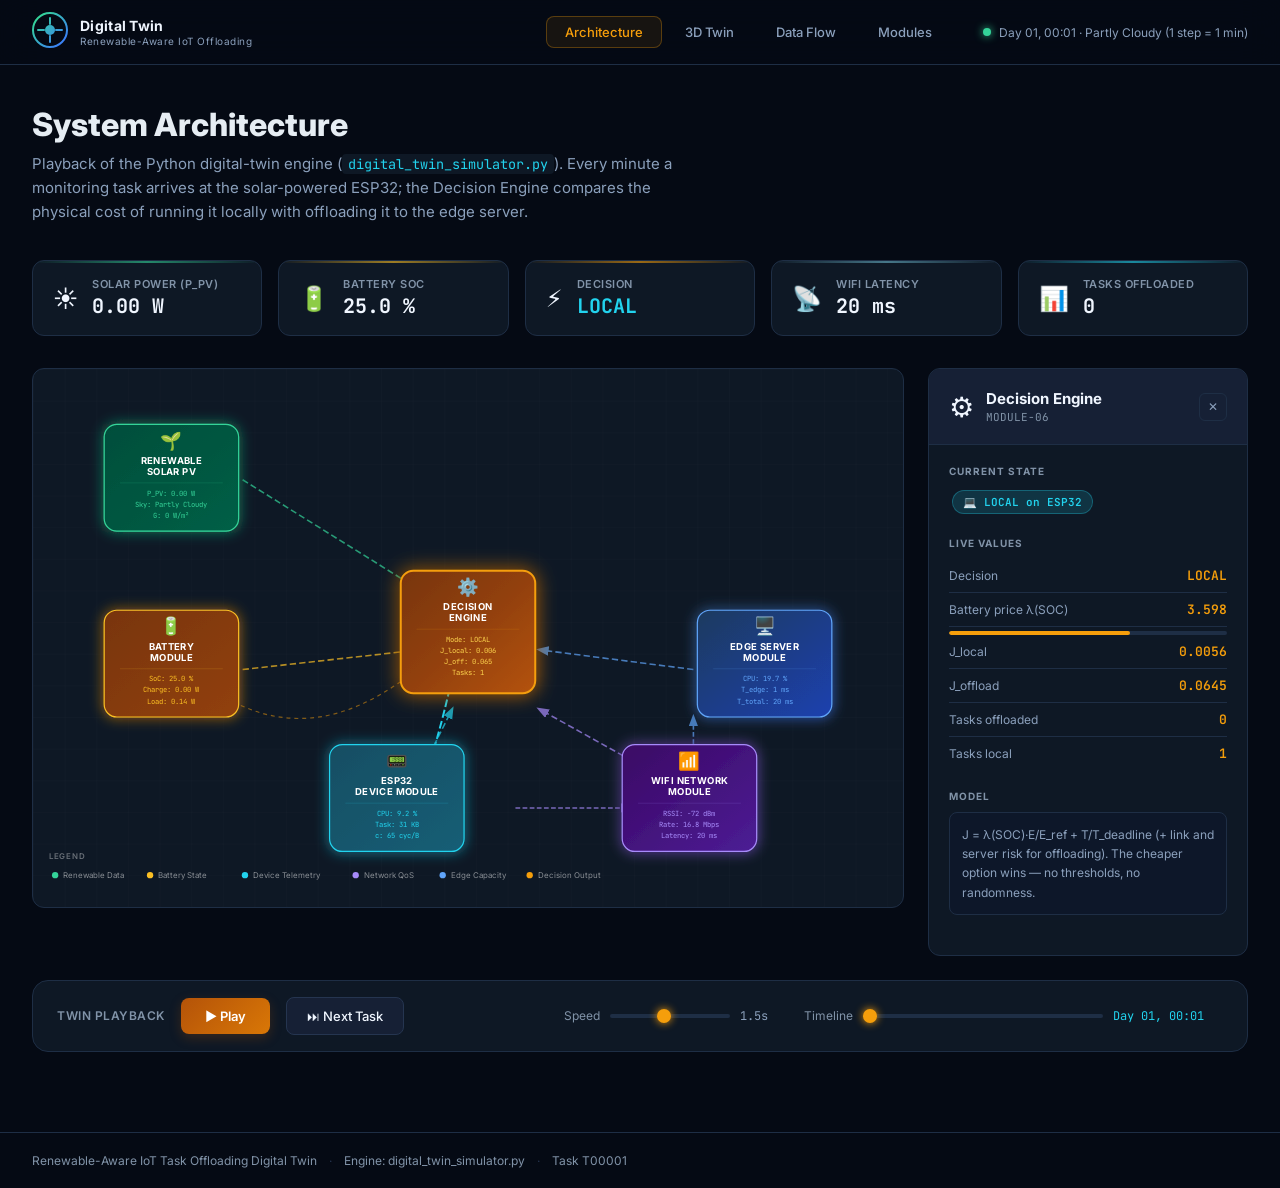
<file: index.html>
<!DOCTYPE html>
<html lang="en">
<head>
  <meta charset="UTF-8" />
  <meta name="viewport" content="width=device-width, initial-scale=1.0" />
  <title>Renewable-Aware IoT Task Offloading Digital Twin</title>
  <meta name="description" content="Interactive system architecture for a Renewable-Aware IoT Task Offloading Digital Twin — visualizing data flow between Renewable, Battery, ESP32, WiFi, Edge Server, and Decision Engine modules." />
  <link rel="preconnect" href="https://fonts.googleapis.com" />
  <link href="https://fonts.googleapis.com/css2?family=Inter:wght@300;400;500;600;700;800&family=JetBrains+Mono:wght@400;600&display=swap" rel="stylesheet" />
  <link rel="stylesheet" href="style.css" />
</head>
<body>
  <!-- ===== HEADER ===== -->
  <header class="site-header">
    <div class="header-inner">
      <div class="logo-group">
        <div class="logo-icon">
          <svg viewBox="0 0 36 36" fill="none" xmlns="http://www.w3.org/2000/svg">
            <circle cx="18" cy="18" r="17" stroke="url(#lg1)" stroke-width="2"/>
            <path d="M18 6v6M18 24v6M6 18h6M24 18h6" stroke="url(#lg1)" stroke-width="2" stroke-linecap="round"/>
            <circle cx="18" cy="18" r="5" fill="url(#lg1)"/>
            <defs>
              <linearGradient id="lg1" x1="6" y1="6" x2="30" y2="30" gradientUnits="userSpaceOnUse">
                <stop stop-color="#34d399"/>
                <stop offset="1" stop-color="#3b82f6"/>
              </linearGradient>
            </defs>
          </svg>
        </div>
        <div class="logo-text">
          <span class="logo-title">Digital Twin</span>
          <span class="logo-sub">Renewable-Aware IoT Offloading</span>
        </div>
      </div>
      <nav class="header-nav">
        <button class="nav-btn active" data-view="architecture" onclick="switchView('architecture')">Architecture</button>
        <button class="nav-btn" data-view="twin3d" onclick="switchView('twin3d')">3D Twin</button>
        <button class="nav-btn" data-view="dataflow" onclick="switchView('dataflow')">Data Flow</button>
        <button class="nav-btn" data-view="modules" onclick="switchView('modules')">Modules</button>
      </nav>
      <div class="header-status">
        <span class="status-dot"></span>
        <span class="status-text" id="sim-clock">Sim Time: 00:00 (Step = 1 min)</span>
      </div>
    </div>
  </header>

  <!-- ===== MAIN ===== -->
  <main>
    <!-- ──── VIEW: ARCHITECTURE ──── -->
    <section id="view-architecture" class="view active">
      <div class="section-hero">
        <h1 class="hero-title">System Architecture</h1>
        <p class="hero-sub">Playback of the Python digital-twin engine (<code>digital_twin_simulator.py</code>). Every minute a monitoring task arrives at the solar-powered ESP32; the Decision Engine compares the physical cost of running it locally with offloading it to the edge server.</p>
      </div>

      <!-- KPI Bar -->
      <div class="kpi-bar">
        <div class="kpi-card" id="kpi-solar">
          <div class="kpi-icon">☀️</div>
          <div class="kpi-body">
            <div class="kpi-label">Solar Power (P_PV)</div>
            <div class="kpi-value" id="kv-solar">0 W</div>
          </div>
          <div class="kpi-ring" id="kr-solar"></div>
        </div>
        <div class="kpi-card" id="kpi-battery">
          <div class="kpi-icon">🔋</div>
          <div class="kpi-body">
            <div class="kpi-label">Battery SoC</div>
            <div class="kpi-value" id="kv-battery">0%</div>
          </div>
          <div class="kpi-ring" id="kr-battery"></div>
        </div>
        <div class="kpi-card" id="kpi-decision">
          <div class="kpi-icon">⚡</div>
          <div class="kpi-body">
            <div class="kpi-label">Decision</div>
            <div class="kpi-value" id="kv-decision">—</div>
          </div>
        </div>
        <div class="kpi-card" id="kpi-latency">
          <div class="kpi-icon">📡</div>
          <div class="kpi-body">
            <div class="kpi-label">WiFi Latency</div>
            <div class="kpi-value" id="kv-latency">0 ms</div>
          </div>
        </div>
        <div class="kpi-card" id="kpi-tasks">
          <div class="kpi-icon">📊</div>
          <div class="kpi-body">
            <div class="kpi-label">Tasks Offloaded</div>
            <div class="kpi-value" id="kv-tasks">0</div>
          </div>
        </div>
      </div>

      <!-- Architecture Canvas -->
      <div class="arch-canvas-wrapper">
        <svg id="arch-svg" class="arch-svg" viewBox="0 0 1100 680" xmlns="http://www.w3.org/2000/svg">
          <defs>
            <!-- Glow filters -->
            <filter id="glow-green" x="-30%" y="-30%" width="160%" height="160%">
              <feGaussianBlur stdDeviation="8" result="blur"/>
              <feMerge><feMergeNode in="blur"/><feMergeNode in="SourceGraphic"/></feMerge>
            </filter>
            <filter id="glow-amber" x="-30%" y="-30%" width="160%" height="160%">
              <feGaussianBlur stdDeviation="8" result="blur"/>
              <feMerge><feMergeNode in="blur"/><feMergeNode in="SourceGraphic"/></feMerge>
            </filter>
            <filter id="glow-cyan" x="-30%" y="-30%" width="160%" height="160%">
              <feGaussianBlur stdDeviation="8" result="blur"/>
              <feMerge><feMergeNode in="blur"/><feMergeNode in="SourceGraphic"/></feMerge>
            </filter>
            <filter id="glow-purple" x="-30%" y="-30%" width="160%" height="160%">
              <feGaussianBlur stdDeviation="8" result="blur"/>
              <feMerge><feMergeNode in="blur"/><feMergeNode in="SourceGraphic"/></feMerge>
            </filter>
            <filter id="glow-blue" x="-30%" y="-30%" width="160%" height="160%">
              <feGaussianBlur stdDeviation="8" result="blur"/>
              <feMerge><feMergeNode in="blur"/><feMergeNode in="SourceGraphic"/></feMerge>
            </filter>
            <filter id="glow-gold" x="-40%" y="-40%" width="180%" height="180%">
              <feGaussianBlur stdDeviation="12" result="blur"/>
              <feMerge><feMergeNode in="blur"/><feMergeNode in="SourceGraphic"/></feMerge>
            </filter>
            <!-- Gradients -->
            <linearGradient id="grad-green" x1="0%" y1="0%" x2="100%" y2="100%">
              <stop offset="0%" stop-color="#064e3b"/><stop offset="100%" stop-color="#065f46"/>
            </linearGradient>
            <linearGradient id="grad-amber" x1="0%" y1="0%" x2="100%" y2="100%">
              <stop offset="0%" stop-color="#78350f"/><stop offset="100%" stop-color="#92400e"/>
            </linearGradient>
            <linearGradient id="grad-cyan" x1="0%" y1="0%" x2="100%" y2="100%">
              <stop offset="0%" stop-color="#164e63"/><stop offset="100%" stop-color="#155e75"/>
            </linearGradient>
            <linearGradient id="grad-purple" x1="0%" y1="0%" x2="100%" y2="100%">
              <stop offset="0%" stop-color="#3b0764"/><stop offset="100%" stop-color="#4c1d95"/>
            </linearGradient>
            <linearGradient id="grad-blue" x1="0%" y1="0%" x2="100%" y2="100%">
              <stop offset="0%" stop-color="#1e3a5f"/><stop offset="100%" stop-color="#1e40af"/>
            </linearGradient>
            <linearGradient id="grad-gold" x1="0%" y1="0%" x2="100%" y2="100%">
              <stop offset="0%" stop-color="#78350f"/><stop offset="50%" stop-color="#92400e"/><stop offset="100%" stop-color="#b45309"/>
            </linearGradient>
            <!-- Arrow markers -->
            <marker id="arrow-green" markerWidth="8" markerHeight="8" refX="6" refY="3" orient="auto">
              <path d="M0,0 L0,6 L8,3 z" fill="#34d399"/>
            </marker>
            <marker id="arrow-amber" markerWidth="8" markerHeight="8" refX="6" refY="3" orient="auto">
              <path d="M0,0 L0,6 L8,3 z" fill="#fbbf24"/>
            </marker>
            <marker id="arrow-cyan" markerWidth="8" markerHeight="8" refX="6" refY="3" orient="auto">
              <path d="M0,0 L0,6 L8,3 z" fill="#22d3ee"/>
            </marker>
            <marker id="arrow-purple" markerWidth="8" markerHeight="8" refX="6" refY="3" orient="auto">
              <path d="M0,0 L0,6 L8,3 z" fill="#a78bfa"/>
            </marker>
            <marker id="arrow-blue" markerWidth="8" markerHeight="8" refX="6" refY="3" orient="auto">
              <path d="M0,0 L0,6 L8,3 z" fill="#60a5fa"/>
            </marker>
            <marker id="arrow-gold" markerWidth="8" markerHeight="8" refX="6" refY="3" orient="auto">
              <path d="M0,0 L0,6 L8,3 z" fill="#fbbf24"/>
            </marker>
            <!-- Animated dashes -->
            <linearGradient id="flow-green" x1="0%" y1="0%" x2="100%" y2="0%">
              <stop offset="0%" stop-color="#34d399" stop-opacity="0"/>
              <stop offset="50%" stop-color="#34d399" stop-opacity="1"/>
              <stop offset="100%" stop-color="#34d399" stop-opacity="0"/>
            </linearGradient>
          </defs>

          <!-- Background grid -->
          <pattern id="grid" width="40" height="40" patternUnits="userSpaceOnUse">
            <path d="M 40 0 L 0 0 0 40" fill="none" stroke="#ffffff08" stroke-width="1"/>
          </pattern>
          <rect width="1100" height="680" fill="url(#grid)"/>

          <!-- ===== FLOW LINES ===== -->
          <!-- Renewable → Decision -->
          <line class="flow-line" x1="265" y1="140" x2="490" y2="280" stroke="#34d399" stroke-width="2" stroke-dasharray="8 4" marker-end="url(#arrow-green)" opacity="0.7"/>
          <!-- Battery → Decision -->
          <line class="flow-line" x1="265" y1="380" x2="490" y2="355" stroke="#fbbf24" stroke-width="2" stroke-dasharray="8 4" marker-end="url(#arrow-amber)" opacity="0.7"/>
          <!-- ESP32 → Decision -->
          <line class="flow-line" x1="480" y1="530" x2="530" y2="430" stroke="#22d3ee" stroke-width="2" stroke-dasharray="8 4" marker-end="url(#arrow-cyan)" opacity="0.7"/>
          <!-- WiFi → Decision -->
          <line class="flow-line" x1="820" y1="530" x2="640" y2="430" stroke="#a78bfa" stroke-width="2" stroke-dasharray="8 4" marker-end="url(#arrow-purple)" opacity="0.7"/>
          <!-- Edge → Decision -->
          <line class="flow-line" x1="835" y1="380" x2="640" y2="355" stroke="#60a5fa" stroke-width="2" stroke-dasharray="8 4" marker-end="url(#arrow-blue)" opacity="0.7"/>
          <!-- Decision → Battery (feedback: the chosen option's energy is drawn from the battery) -->
          <path class="flow-line" d="M 465 395 Q 360 470 262 425" fill="none" stroke="#f59e0b" stroke-width="1.5" stroke-dasharray="5 5" opacity="0.5"/>
          <!-- Decision → ESP32 (execute local) -->
          <path id="path-local" class="flow-line-decision" d="M 530 390 Q 510 480 490 530" fill="none" stroke="#22d3ee" stroke-width="2.5" stroke-dasharray="10 4" marker-end="url(#arrow-cyan)" opacity="0"/>
          <!-- Decision → Edge (offload) -->
          <path id="path-offload" class="flow-line-decision" d="M 640 390 Q 720 480 820 530" fill="none" stroke="#60a5fa" stroke-width="2.5" stroke-dasharray="10 4" marker-end="url(#arrow-blue)" opacity="0"/>
          <!-- ESP32 ↔ WiFi -->
          <line class="flow-line" x1="610" y1="555" x2="755" y2="555" stroke="#a78bfa" stroke-width="2" stroke-dasharray="6 3" marker-end="url(#arrow-purple)" opacity="0.7"/>
          <!-- WiFi ↔ Edge -->
          <line class="flow-line" x1="835" y1="510" x2="835" y2="440" stroke="#60a5fa" stroke-width="2" stroke-dasharray="6 3" marker-end="url(#arrow-blue)" opacity="0.7"/>

          <!-- ===== MODULE NODES ===== -->

          <!-- 1. Renewable Availability Module (top-left) -->
          <g id="node-renewable" class="arch-node" onclick="selectModule('renewable')" transform="translate(90,70)">
            <rect x="0" y="0" width="170" height="135" rx="16" fill="url(#grad-green)" stroke="#34d399" stroke-width="1.5" filter="url(#glow-green)"/>
            <rect x="0" y="0" width="170" height="135" rx="16" fill="none" stroke="#34d39940" stroke-width="1"/>
            <text x="85" y="28" text-anchor="middle" font-family="Inter" font-size="22" fill="#34d399">🌱</text>
            <text x="85" y="50" text-anchor="middle" font-family="Inter" font-weight="700" font-size="12" fill="#ffffff" letter-spacing="0.5">RENEWABLE</text>
            <text x="85" y="64" text-anchor="middle" font-family="Inter" font-weight="700" font-size="12" fill="#ffffff" letter-spacing="0.5">SOLAR PV</text>
            <line x1="20" y1="74" x2="150" y2="74" stroke="#34d39930" stroke-width="1"/>
            <text x="85" y="90" text-anchor="middle" font-family="JetBrains Mono" font-size="9" fill="#34d399">P_PV: <tspan id="svg-solar">-- W</tspan></text>
            <text x="85" y="104" text-anchor="middle" font-family="JetBrains Mono" font-size="9" fill="#34d399">Sky: <tspan id="svg-wind">--</tspan></text>
            <text x="85" y="118" text-anchor="middle" font-family="JetBrains Mono" font-size="9" fill="#34d399">G: <tspan id="svg-irrad">-- W/m²</tspan></text>
            <rect class="node-pulse" x="0" y="0" width="170" height="135" rx="16" fill="none" stroke="#34d399" stroke-width="2" opacity="0"/>
          </g>

          <!-- 2. Battery Module (bottom-left) -->
          <g id="node-battery" class="arch-node" onclick="selectModule('battery')" transform="translate(90,305)">
            <rect x="0" y="0" width="170" height="135" rx="16" fill="url(#grad-amber)" stroke="#fbbf24" stroke-width="1.5" filter="url(#glow-amber)"/>
            <text x="85" y="28" text-anchor="middle" font-family="Inter" font-size="22" fill="#fbbf24">🔋</text>
            <text x="85" y="50" text-anchor="middle" font-family="Inter" font-weight="700" font-size="12" fill="#ffffff" letter-spacing="0.5">BATTERY</text>
            <text x="85" y="64" text-anchor="middle" font-family="Inter" font-weight="700" font-size="12" fill="#ffffff" letter-spacing="0.5">MODULE</text>
            <line x1="20" y1="74" x2="150" y2="74" stroke="#fbbf2430" stroke-width="1"/>
            <text x="85" y="90" text-anchor="middle" font-family="JetBrains Mono" font-size="9" fill="#fbbf24">SoC: <tspan id="svg-soc">--%</tspan></text>
            <text x="85" y="104" text-anchor="middle" font-family="JetBrains Mono" font-size="9" fill="#fbbf24">Charge: <tspan id="svg-volt">-- W</tspan></text>
            <text x="85" y="118" text-anchor="middle" font-family="JetBrains Mono" font-size="9" fill="#fbbf24">Load: <tspan id="svg-curr">-- W</tspan></text>
            <rect class="node-pulse" x="0" y="0" width="170" height="135" rx="16" fill="none" stroke="#fbbf24" stroke-width="2" opacity="0"/>
          </g>

          <!-- 3. ESP32 Module (bottom-center-left) -->
          <g id="node-esp32" class="arch-node" onclick="selectModule('esp32')" transform="translate(375,475)">
            <rect x="0" y="0" width="170" height="135" rx="16" fill="url(#grad-cyan)" stroke="#22d3ee" stroke-width="1.5" filter="url(#glow-cyan)"/>
            <text x="85" y="28" text-anchor="middle" font-family="Inter" font-size="22" fill="#22d3ee">📟</text>
            <text x="85" y="50" text-anchor="middle" font-family="Inter" font-weight="700" font-size="12" fill="#ffffff" letter-spacing="0.5">ESP32</text>
            <text x="85" y="64" text-anchor="middle" font-family="Inter" font-weight="700" font-size="12" fill="#ffffff" letter-spacing="0.5">DEVICE MODULE</text>
            <line x1="20" y1="74" x2="150" y2="74" stroke="#22d3ee30" stroke-width="1"/>
            <text x="85" y="90" text-anchor="middle" font-family="JetBrains Mono" font-size="9" fill="#22d3ee">CPU: <tspan id="svg-cpu">--%</tspan></text>
            <text x="85" y="104" text-anchor="middle" font-family="JetBrains Mono" font-size="9" fill="#22d3ee">Task: <tspan id="svg-mem">-- KB</tspan></text>
            <text x="85" y="118" text-anchor="middle" font-family="JetBrains Mono" font-size="9" fill="#22d3ee">c: <tspan id="svg-esp-pwr">-- cyc/B</tspan></text>
            <rect class="node-pulse" x="0" y="0" width="170" height="135" rx="16" fill="none" stroke="#22d3ee" stroke-width="2" opacity="0"/>
          </g>

          <!-- 4. WiFi Network Module (bottom-center-right) -->
          <g id="node-wifi" class="arch-node" onclick="selectModule('wifi')" transform="translate(745,475)">
            <rect x="0" y="0" width="170" height="135" rx="16" fill="url(#grad-purple)" stroke="#a78bfa" stroke-width="1.5" filter="url(#glow-purple)"/>
            <text x="85" y="28" text-anchor="middle" font-family="Inter" font-size="22" fill="#a78bfa">📶</text>
            <text x="85" y="50" text-anchor="middle" font-family="Inter" font-weight="700" font-size="12" fill="#ffffff" letter-spacing="0.5">WIFI NETWORK</text>
            <text x="85" y="64" text-anchor="middle" font-family="Inter" font-weight="700" font-size="12" fill="#ffffff" letter-spacing="0.5">MODULE</text>
            <line x1="20" y1="74" x2="150" y2="74" stroke="#a78bfa30" stroke-width="1"/>
            <text x="85" y="90" text-anchor="middle" font-family="JetBrains Mono" font-size="9" fill="#a78bfa">RSSI: <tspan id="svg-rssi">-- dBm</tspan></text>
            <text x="85" y="104" text-anchor="middle" font-family="JetBrains Mono" font-size="9" fill="#a78bfa">Rate: <tspan id="svg-bw">-- Mbps</tspan></text>
            <text x="85" y="118" text-anchor="middle" font-family="JetBrains Mono" font-size="9" fill="#a78bfa">Latency: <tspan id="svg-lat">-- ms</tspan></text>
            <rect class="node-pulse" x="0" y="0" width="170" height="135" rx="16" fill="none" stroke="#a78bfa" stroke-width="2" opacity="0"/>
          </g>

          <!-- 5. Edge Server Module (right) -->
          <g id="node-edge" class="arch-node" onclick="selectModule('edge')" transform="translate(840,305)">
            <rect x="0" y="0" width="170" height="135" rx="16" fill="url(#grad-blue)" stroke="#60a5fa" stroke-width="1.5" filter="url(#glow-blue)"/>
            <text x="85" y="28" text-anchor="middle" font-family="Inter" font-size="22" fill="#60a5fa">🖥️</text>
            <text x="85" y="50" text-anchor="middle" font-family="Inter" font-weight="700" font-size="12" fill="#ffffff" letter-spacing="0.5">EDGE SERVER</text>
            <text x="85" y="64" text-anchor="middle" font-family="Inter" font-weight="700" font-size="12" fill="#ffffff" letter-spacing="0.5">MODULE</text>
            <line x1="20" y1="74" x2="150" y2="74" stroke="#60a5fa30" stroke-width="1"/>
            <text x="85" y="90" text-anchor="middle" font-family="JetBrains Mono" font-size="9" fill="#60a5fa">CPU: <tspan id="svg-edge-cpu">--%</tspan></text>
            <text x="85" y="104" text-anchor="middle" font-family="JetBrains Mono" font-size="9" fill="#60a5fa">T_edge: <tspan id="svg-queue">-- ms</tspan></text>
            <text x="85" y="118" text-anchor="middle" font-family="JetBrains Mono" font-size="9" fill="#60a5fa">T_total: <tspan id="svg-edge-lat">-- ms</tspan></text>
            <rect class="node-pulse" x="0" y="0" width="170" height="135" rx="16" fill="none" stroke="#60a5fa" stroke-width="2" opacity="0"/>
          </g>

          <!-- 6. Decision Engine Module (center) -->
          <g id="node-decision" class="arch-node selected" onclick="selectModule('decision')" transform="translate(465,255)">
            <rect x="0" y="0" width="170" height="155" rx="16" fill="url(#grad-gold)" stroke="#f59e0b" stroke-width="2" filter="url(#glow-gold)"/>
            <text x="85" y="28" text-anchor="middle" font-family="Inter" font-size="22" fill="#fcd34d">⚙️</text>
            <text x="85" y="50" text-anchor="middle" font-family="Inter" font-weight="700" font-size="12" fill="#ffffff" letter-spacing="0.5">DECISION</text>
            <text x="85" y="64" text-anchor="middle" font-family="Inter" font-weight="700" font-size="12" fill="#ffffff" letter-spacing="0.5">ENGINE</text>
            <line x1="20" y1="74" x2="150" y2="74" stroke="#f59e0b30" stroke-width="1"/>
            <text x="85" y="90" text-anchor="middle" font-family="JetBrains Mono" font-size="9" fill="#fcd34d">Mode: <tspan id="svg-mode">--</tspan></text>
            <text x="85" y="104" text-anchor="middle" font-family="JetBrains Mono" font-size="9" fill="#fcd34d">J_local: <tspan id="svg-score">--</tspan></text>
            <text x="85" y="118" text-anchor="middle" font-family="JetBrains Mono" font-size="9" fill="#fcd34d">J_off: <tspan id="svg-thresh">--</tspan></text>
            <text x="85" y="132" text-anchor="middle" font-family="JetBrains Mono" font-size="9" fill="#fcd34d">Tasks: <tspan id="svg-tasks">0</tspan></text>
            <rect class="node-pulse" x="0" y="0" width="170" height="155" rx="16" fill="none" stroke="#f59e0b" stroke-width="2" opacity="0"/>
          </g>

          <!-- Legend -->
          <g transform="translate(20, 620)">
            <text font-family="Inter" font-size="10" fill="#ffffff60" font-weight="600" letter-spacing="1">LEGEND</text>
            <circle cx="8" cy="20" r="4" fill="#34d399"/><text x="18" y="24" font-family="Inter" font-size="10" fill="#ffffff80">Renewable Data</text>
            <circle cx="128" cy="20" r="4" fill="#fbbf24"/><text x="138" y="24" font-family="Inter" font-size="10" fill="#ffffff80">Battery State</text>
            <circle cx="248" cy="20" r="4" fill="#22d3ee"/><text x="258" y="24" font-family="Inter" font-size="10" fill="#ffffff80">Device Telemetry</text>
            <circle cx="388" cy="20" r="4" fill="#a78bfa"/><text x="398" y="24" font-family="Inter" font-size="10" fill="#ffffff80">Network QoS</text>
            <circle cx="498" cy="20" r="4" fill="#60a5fa"/><text x="508" y="24" font-family="Inter" font-size="10" fill="#ffffff80">Edge Capacity</text>
            <circle cx="608" cy="20" r="4" fill="#f59e0b"/><text x="618" y="24" font-family="Inter" font-size="10" fill="#ffffff80">Decision Output</text>
          </g>
        </svg>

        <!-- Module Detail Panel -->
        <aside id="module-panel" class="module-panel">
          <div class="panel-header">
            <div id="panel-icon" class="panel-icon">⚙️</div>
            <div>
              <div id="panel-name" class="panel-name">Decision Engine</div>
              <div id="panel-id" class="panel-id">MODULE-06</div>
            </div>
            <button class="panel-close" onclick="closePanel()">✕</button>
          </div>
          <div id="panel-body" class="panel-body"></div>
        </aside>
      </div>

      <!-- Playback Controls (data comes from the Python engine via web_data.js) -->
      <div class="sim-controls">
        <div class="sim-label">Twin Playback</div>
        <button id="btn-sim" class="btn-primary" onclick="toggleSimulation()">▶ Play</button>
        <button class="btn-secondary" onclick="triggerTask()">⏭ Next Task</button>
        <div class="sim-speed">
          <label for="speed-range">Speed</label>
          <input type="range" id="speed-range" min="300" max="3000" value="1500" step="100" oninput="updateSpeed(this.value)"/>
          <span id="speed-label">1.5s</span>
        </div>
        <div class="sim-speed">
          <label for="jump-range">Timeline</label>
          <input type="range" id="jump-range" min="0" max="0" value="0" step="1" oninput="jumpTo(this.value)"/>
          <span id="jump-label">Day 1</span>
        </div>
      </div>
      <div id="data-missing" class="data-missing" style="display:none">
        ⚠️ <b>web_data.js</b> not found. Run <code>python digital_twin_simulator.py</code> to generate the twin data, then reload this page.
      </div>
    </section>

    <!-- ──── VIEW: 3D TWIN ──── -->
    <section id="view-twin3d" class="view">
      <div class="section-hero">
        <h1 class="hero-title">3D Digital Twin</h1>
        <p class="hero-sub">Inspect the outdoor installation using the camera selector, drag, pan, and zoom. Follow Signal replays the currently recorded OFFLOAD task path. The presentation tour uses the current recorded task; completion outcomes are not exported. Step through the historical dataset with the controls below.</p>
      </div>
      <div id="twin3d-container" class="twin3d-container"></div>
      <div class="sim-controls">
        <button class="btn-primary" onclick="toggleSimulation()" id="btn-sim-3d">▶ Play</button>
        <button class="btn-secondary" onclick="triggerTask()">⏭ Next Task</button>
      </div>
    </section>

    <!-- ──── VIEW: DATA FLOW ──── -->
    <section id="view-dataflow" class="view">
      <div class="section-hero">
        <h1 class="hero-title">Data Flow Diagram</h1>
        <p class="hero-sub">Step-by-step data exchange for each task — the real values computed by the engine, from energy sensing to the final offloading decision.</p>
      </div>
      <div class="flow-diagram-container">
        <div class="flow-columns">
          <!-- Column headers -->
          <div class="flow-col">
            <div class="flow-col-header green">🌱 Renewable</div>
            <div class="flow-col-lane" id="lane-renewable"></div>
          </div>
          <div class="flow-col">
            <div class="flow-col-header amber">🔋 Battery</div>
            <div class="flow-col-lane" id="lane-battery"></div>
          </div>
          <div class="flow-col">
            <div class="flow-col-header cyan">📟 ESP32</div>
            <div class="flow-col-lane" id="lane-esp32"></div>
          </div>
          <div class="flow-col">
            <div class="flow-col-header gold">⚙️ Decision</div>
            <div class="flow-col-lane" id="lane-decision"></div>
          </div>
          <div class="flow-col">
            <div class="flow-col-header purple">📶 WiFi</div>
            <div class="flow-col-lane" id="lane-wifi"></div>
          </div>
          <div class="flow-col">
            <div class="flow-col-header blue">🖥️ Edge</div>
            <div class="flow-col-lane" id="lane-edge"></div>
          </div>
        </div>

        <div class="flow-steps-container">
          <div class="flow-step-list" id="flow-steps">
            <!-- Populated by JS -->
          </div>
        </div>
      </div>
    </section>

    <!-- ──── VIEW: MODULES ──── -->
    <section id="view-modules" class="view">
      <div class="section-hero">
        <h1 class="hero-title">Module Reference</h1>
        <p class="hero-sub">Detailed specification and role description for each module in the Digital Twin.</p>
      </div>
      <div class="modules-grid">
        <div class="mod-card" style="--accent: #facc15; --accent-dim: #713f12;">
          <div class="mod-card-header">
            <span class="mod-num">01</span>
            <span class="mod-icon">☀️</span>
            <h2 class="mod-title">Solar PV Module</h2>
          </div>
          <div class="mod-section">
            <div class="mod-section-title">What it models</div>
            <ul class="mod-list"><li>Clear-sky irradiance follows the sun: 0 at night, peak at solar noon</li><li>Cloud factor drifts smoothly (Ornstein–Uhlenbeck) around a daily weather mean</li><li>Daily weather (Sunny / Partly Cloudy / Overcast) follows a Markov chain</li></ul>
          </div>
          <div class="mod-section">
            <div class="mod-section-title">Equations</div>
            <div class="formula-box">G(t) = 1000·sin(π(h−6)/12) · k_cloud(t)  [W/m²]</div><div class="formula-box">P_PV = P_rated · G / G_STC · η_PV   (1 W, 1000 W/m², 0.85)</div>
          </div>
          <div class="mod-section">
            <div class="mod-section-title">Dataset columns</div>
            <div class="mod-tags"><span class="tag">Solar_Irradiance</span><span class="tag">Renewable_Power</span><span class="tag">Renewable_Availability</span><span class="tag">Weather</span></div>
          </div>
          <div class="mod-section">
            <div class="mod-section-title">Digital Twin Role</div>
            <p class="mod-desc">Mirrors a small 1 W IoT solar panel. Its power is time-dependent, never random per minute.</p>
          </div>
        </div>
        <div class="mod-card" style="--accent: #34d399; --accent-dim: #064e3b;">
          <div class="mod-card-header">
            <span class="mod-num">02</span>
            <span class="mod-icon">🔋</span>
            <h2 class="mod-title">Battery Module</h2>
          </div>
          <div class="mod-section">
            <div class="mod-section-title">What it models</div>
            <ul class="mod-list"><li>12 Wh Li-ion pack fed by the PV panel and drained by the ESP32</li><li>CC/CV charge taper above 90 % SOC, small self-discharge</li><li>Energy of the chosen action (local or offload) is drawn every minute</li></ul>
          </div>
          <div class="mod-section">
            <div class="mod-section-title">Equations</div>
            <div class="formula-box">P_net = P_PV − P_load</div><div class="formula-box">SOC += η_c·P_charge·Δt / E_bat − P_dis·Δt / (η_d·E_bat)</div>
          </div>
          <div class="mod-section">
            <div class="mod-section-title">Dataset columns</div>
            <div class="mod-tags"><span class="tag">Battery_SOC</span><span class="tag">dSOC_dt</span><span class="tag">Battery_Charge_Power</span><span class="tag">Battery_Discharge_Power</span><span class="tag">Load_Power</span></div>
          </div>
          <div class="mod-section">
            <div class="mod-section-title">Digital Twin Role</div>
            <p class="mod-desc">Closes the loop: decisions change the battery, and the battery SOC changes the price of energy in the next decision.</p>
          </div>
        </div>
        <div class="mod-card" style="--accent: #22d3ee; --accent-dim: #164e63;">
          <div class="mod-card-header">
            <span class="mod-num">03</span>
            <span class="mod-icon">📟</span>
            <h2 class="mod-title">ESP32 IoT Node</h2>
          </div>
          <div class="mod-section">
            <div class="mod-section-title">What it models</div>
            <ul class="mod-list"><li>One monitoring task per minute: aggregation, filtering, FFT features, anomaly detection or image preprocessing</li><li>Task_Size = data in the sensing window [KB]; Task_Complexity = CPU cycles per byte</li><li>240 MHz core with a background RTOS / WiFi-stack load</li></ul>
          </div>
          <div class="mod-section">
            <div class="mod-section-title">Equations</div>
            <div class="formula-box">C_required = D_task · c   [cycles]</div><div class="formula-box">CPU_Load = Background + C / (f_ESP32 · T_deadline) · 100</div><div class="formula-box">T_local = C / (f_ESP32 · (1 − Background))</div><div class="formula-box">E_local = (P_idle + α·CPU_Load) · T_local</div>
          </div>
          <div class="mod-section">
            <div class="mod-section-title">Dataset columns</div>
            <div class="mod-tags"><span class="tag">Task_Type</span><span class="tag">Task_Size</span><span class="tag">Task_Complexity</span><span class="tag">CPU_Cycles</span><span class="tag">CPU_Load</span><span class="tag">Local_Exec_Time</span><span class="tag">Local_Energy</span></div>
          </div>
          <div class="mod-section">
            <div class="mod-section-title">Digital Twin Role</div>
            <p class="mod-desc">Heavier tasks raise CPU load, execution time and local energy — the main reason to offload.</p>
          </div>
        </div>
        <div class="mod-card" style="--accent: #c084fc; --accent-dim: #3b0764;">
          <div class="mod-card-header">
            <span class="mod-num">04</span>
            <span class="mod-icon">📶</span>
            <h2 class="mod-title">WiFi / MQTT Network</h2>
          </div>
          <div class="mod-section">
            <div class="mod-section-title">What it models</div>
            <ul class="mod-list"><li>Node on moving equipment: distance to the access point drifts (3–40 m)</li><li>Log-distance path loss with correlated shadowing</li><li>802.11n rate adaptation (MCS0–7) and packet errors → retransmissions</li><li>Task sent as an MQTT PUBLISH over TCP/IP (header overhead included)</li></ul>
          </div>
          <div class="mod-section">
            <div class="mod-section-title">Equations</div>
            <div class="formula-box">RSSI = RSSI_0 − 10·n·log10(d/d0) + X_σ</div><div class="formula-box">R_eff = R_MCS · η_MAC · (1 − U_channel) / N_tx</div><div class="formula-box">T_tx = Data / R_eff ;  T_net = T_tx + T_result + T_gateway + T_queue</div><div class="formula-box">E_tx = P_tx · T_tx</div>
          </div>
          <div class="mod-section">
            <div class="mod-section-title">Dataset columns</div>
            <div class="mod-tags"><span class="tag">Distance</span><span class="tag">RSSI</span><span class="tag">WiFi_MCS</span><span class="tag">Data_Rate</span><span class="tag">PER</span><span class="tag">Transmission_Time</span><span class="tag">Network_Latency</span><span class="tag">Transmission_Energy</span></div>
          </div>
          <div class="mod-section">
            <div class="mod-section-title">Digital Twin Role</div>
            <p class="mod-desc">Weak signal → lower MCS and more retransmissions → longer airtime → higher latency and radio energy.</p>
          </div>
        </div>
        <div class="mod-card" style="--accent: #818cf8; --accent-dim: #1e1b4b;">
          <div class="mod-card-header">
            <span class="mod-num">05</span>
            <span class="mod-icon">🖥️</span>
            <h2 class="mod-title">Edge Server</h2>
          </div>
          <div class="mod-section">
            <div class="mod-section-title">What it models</div>
            <ul class="mod-list"><li>3 GHz vCPU shared with other users</li><li>Daily usage profile plus decaying traffic bursts</li><li>Processing time grows sharply as utilisation approaches 100 %</li></ul>
          </div>
          <div class="mod-section">
            <div class="mod-section-title">Equations</div>
            <div class="formula-box">T_edge = C / (f_edge · (1 − U_server))   (M/M/1 sojourn form)</div><div class="formula-box">T_offload = T_network + T_edge</div>
          </div>
          <div class="mod-section">
            <div class="mod-section-title">Dataset columns</div>
            <div class="mod-tags"><span class="tag">Server_CPU_Load</span><span class="tag">Edge_Processing_Time</span><span class="tag">Offload_Total_Time</span><span class="tag">Offload_Energy</span></div>
          </div>
          <div class="mod-section">
            <div class="mod-section-title">Digital Twin Role</div>
            <p class="mod-desc">A busy edge makes offloading slower and makes the ESP32 listen longer for the result, so local execution can win.</p>
          </div>
        </div>
        <div class="mod-card featured" style="--accent: #f59e0b; --accent-dim: #78350f;">
          <div class="mod-card-header">
            <span class="mod-num">06</span>
            <span class="mod-icon">⚙️</span>
            <h2 class="mod-title">Decision Engine</h2>
          </div>
          <div class="mod-section">
            <div class="mod-section-title">What it models</div>
            <ul class="mod-list"><li>Computes the physical cost of BOTH options for every task</li><li>Battery risk raises the price of energy as SOC falls (for both options)</li><li>No hand-written rules, no random noise: the cheaper option wins</li></ul>
          </div>
          <div class="mod-section">
            <div class="mod-section-title">Equations</div>
            <div class="formula-box">λ(SOC) = 1 + 4·(1 − SOC/100)^1.5</div><div class="formula-box">J_local = λ·E_local/E_ref + T_local/T_dl + 2·[T_local > T_dl]</div><div class="formula-box">J_off = λ·E_off/E_ref + T_off/T_dl + 0.3·PER + 0.3·U² + 2·[T_off > T_dl]</div><div class="formula-box">Decision = LOCAL if J_local < J_off else OFFLOAD</div>
          </div>
          <div class="mod-section">
            <div class="mod-section-title">Dataset columns</div>
            <div class="mod-tags"><span class="tag">Battery_Price</span><span class="tag">Local_Execution_Cost</span><span class="tag">Offload_Execution_Cost</span><span class="tag">Decision</span></div>
          </div>
          <div class="mod-section">
            <div class="mod-section-title">Digital Twin Role</div>
            <p class="mod-desc">Low SOC + good link → offloading saves energy. Low SOC + poor link → retransmissions make offloading cost more, so local wins.</p>
          </div>
        </div>
      </div>
    </section>
  </main>

  <!-- ===== FOOTER ===== -->
  <footer class="site-footer">
    <div class="footer-inner">
      <span>Renewable-Aware IoT Task Offloading Digital Twin</span>
      <span class="footer-dot">·</span>
      <span>Engine: digital_twin_simulator.py</span>
      <span class="footer-dot">·</span>
      <span id="footer-time"></span>
    </div>
  </footer>

  <!-- Simulation data produced by digital_twin_simulator.py -->
  <script src="web_data.js"></script>
  <!-- Shared 3D scene (same code as the Streamlit dashboard) -->
  <script src="twin3d/vendor/three.min.js"></script>
  <script src="twin3d/vendor/OrbitControls.js"></script>
  <script src="twin3d/vendor/GLTFLoader.js"></script>
  <script src="twin3d/assets/models.js"></script>
  <script src="twin3d/scene.js"></script>
  <script src="app.js"></script>
</body>
</html>
</file>
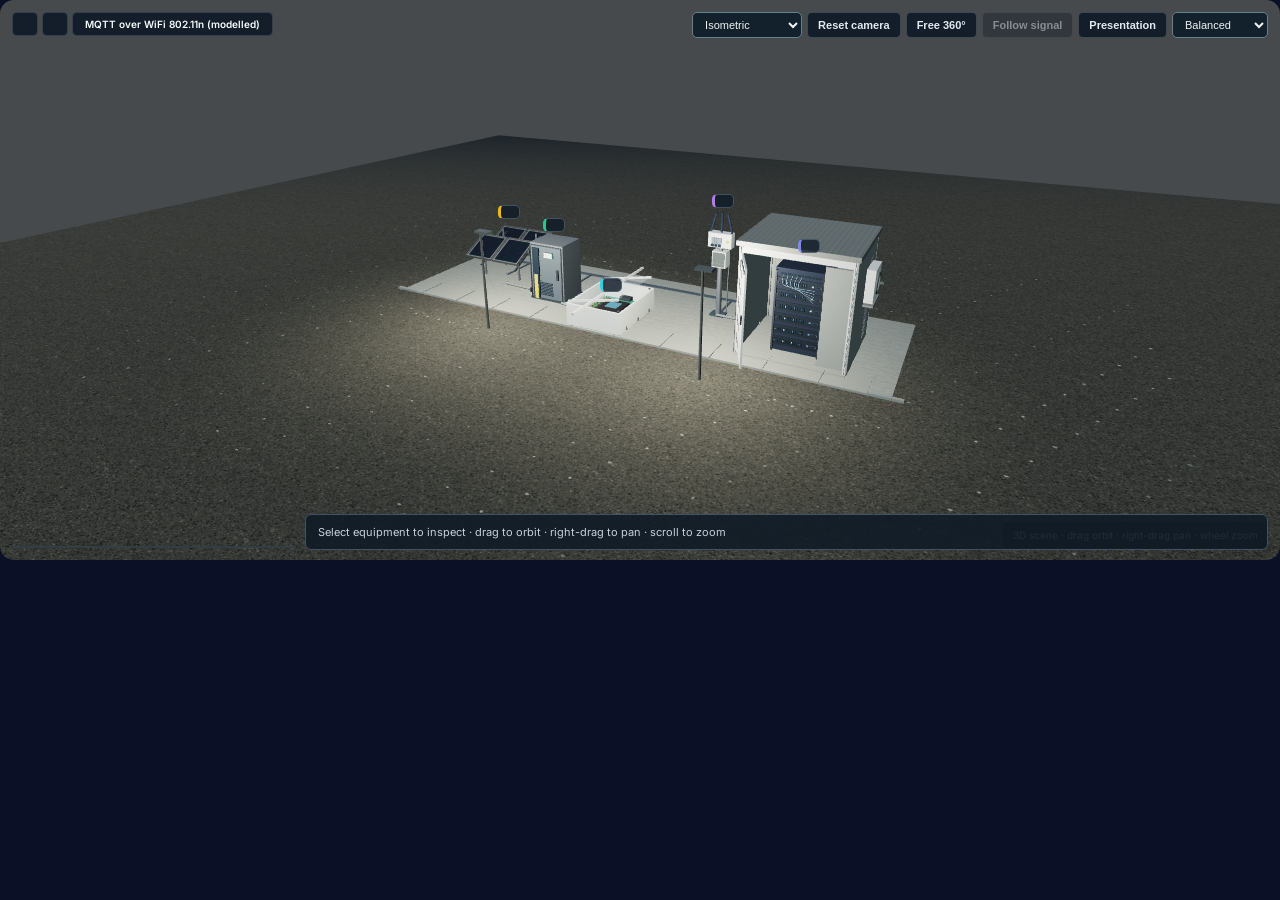
<file: twin3d/index.html>
<!DOCTYPE html>
<!-- Streamlit custom component: hosts the shared 3D scene (scene.js).
     The iframe is created ONCE; every simulation step arrives as new args via
     postMessage, so the 3D scene keeps running instead of reloading each step. -->
<html>
<head>
  <meta charset="utf-8" />
  <link href="https://fonts.googleapis.com/css2?family=Inter:wght@400;600;700;800&family=JetBrains+Mono:wght@600;700&display=swap" rel="stylesheet" />
  <style>
    html, body { margin: 0; background: #0b1026; overflow: hidden; }
    #twin { width: 100%; height: 560px; }
  </style>
  <!-- Three.js r128 is bundled locally so the twin also works without internet -->
  <script src="vendor/three.min.js"></script>
  <script src="vendor/OrbitControls.js"></script>
  <script src="vendor/GLTFLoader.js"></script>
  <script src="assets/models.js"></script>
  <script src="scene.js"></script>
</head>
<body>
  <div id="twin"></div>
  <script>
    // Minimal Streamlit component protocol (no build step / npm needed)
    function sendToStreamlit(type, data) {
      window.parent.postMessage(Object.assign({ isStreamlitMessage: true, type: type }, data), '*');
    }

    const twin = createTwinScene(document.getElementById('twin'));
    let height = 560;

    window.addEventListener('message', function (event) {
      if (!event.data || event.data.type !== 'streamlit:render') return;
      const args = event.data.args || {};
      if (args.height && args.height !== height) {
        height = args.height;
        document.getElementById('twin').style.height = height + 'px';
      }
      if (args.record) twin.update(args.record, args.interval_ms || 1500);
      sendToStreamlit('streamlit:setFrameHeight', { height: height });
    });

    sendToStreamlit('streamlit:componentReady', { apiVersion: 1 });
    sendToStreamlit('streamlit:setFrameHeight', { height: height });
  </script>
</body>
</html>
</file>
<file: style.css>
/* ===================================================
   Renewable-Aware IoT Digital Twin — Global Styles
   =================================================== */

/* ── Variables ── */
:root {
  --bg-900: #050a14;
  --bg-800: #080f1f;
  --bg-700: #0d1729;
  --bg-600: #111f36;
  --surface: #0e1825;
  --surface-2: #162035;
  --border: #1e2e45;
  --border-light: #253550;

  --green:  #34d399;
  --amber:  #fbbf24;
  --cyan:   #22d3ee;
  --purple: #a78bfa;
  --blue:   #60a5fa;
  --gold:   #f59e0b;
  --red:    #f87171;

  --text-primary: #f0f6ff;
  --text-secondary: #8ba0bc;
  --text-muted: #4a6080;

  --font-sans: 'Inter', system-ui, sans-serif;
  --font-mono: 'JetBrains Mono', monospace;

  --radius-sm: 8px;
  --radius-md: 12px;
  --radius-lg: 16px;
  --radius-xl: 24px;

  --shadow-glow-green:  0 0 24px #34d39930;
  --shadow-glow-amber:  0 0 24px #fbbf2430;
  --shadow-glow-cyan:   0 0 24px #22d3ee30;
  --shadow-glow-purple: 0 0 24px #a78bfa30;
  --shadow-glow-blue:   0 0 24px #60a5fa30;
  --shadow-glow-gold:   0 0 32px #f59e0b40;
}

/* ── Reset ── */
*, *::before, *::after { box-sizing: border-box; margin: 0; padding: 0; }
html { scroll-behavior: smooth; }
body {
  font-family: var(--font-sans);
  background: var(--bg-900);
  color: var(--text-primary);
  min-height: 100vh;
  overflow-x: hidden;
  background-image:
    radial-gradient(ellipse 60% 40% at 15% 10%, #0d2a1a20, transparent),
    radial-gradient(ellipse 50% 35% at 85% 85%, #0c1f4020, transparent);
}

/* ── Scrollbar ── */
::-webkit-scrollbar { width: 6px; height: 6px; }
::-webkit-scrollbar-track { background: var(--bg-900); }
::-webkit-scrollbar-thumb { background: var(--border-light); border-radius: 3px; }

/* =============================
   HEADER
   ============================= */
.site-header {
  position: sticky;
  top: 0;
  z-index: 100;
  border-bottom: 1px solid var(--border);
  background: rgba(5, 10, 20, 0.85);
  backdrop-filter: blur(20px);
}
.header-inner {
  max-width: 1400px;
  margin: 0 auto;
  padding: 0 32px;
  height: 64px;
  display: flex;
  align-items: center;
  gap: 32px;
}
.logo-group {
  display: flex;
  align-items: center;
  gap: 12px;
  flex-shrink: 0;
}
.logo-icon svg { width: 36px; height: 36px; }
.logo-title {
  display: block;
  font-size: 14px;
  font-weight: 700;
  color: var(--text-primary);
  letter-spacing: 0.3px;
}
.logo-sub {
  display: block;
  font-size: 10px;
  color: var(--text-secondary);
  letter-spacing: 0.5px;
  margin-top: 1px;
}
.header-nav {
  display: flex;
  gap: 4px;
  margin-left: auto;
}
.nav-btn {
  padding: 7px 18px;
  border-radius: var(--radius-sm);
  border: 1px solid transparent;
  background: transparent;
  color: var(--text-secondary);
  font-family: var(--font-sans);
  font-size: 13px;
  font-weight: 500;
  cursor: pointer;
  transition: all 0.2s;
}
.nav-btn:hover { color: var(--text-primary); background: var(--surface); border-color: var(--border); }
.nav-btn.active { color: var(--gold); background: rgba(245, 158, 11, 0.08); border-color: rgba(245, 158, 11, 0.3); }
.header-status {
  display: flex;
  align-items: center;
  gap: 8px;
  flex-shrink: 0;
}
.status-dot {
  width: 8px; height: 8px;
  border-radius: 50%;
  background: var(--green);
  box-shadow: 0 0 8px var(--green);
  animation: pulse-dot 2s ease-in-out infinite;
}
@keyframes pulse-dot {
  0%, 100% { opacity: 1; box-shadow: 0 0 8px var(--green); }
  50% { opacity: 0.5; box-shadow: 0 0 4px var(--green); }
}
.status-text { font-size: 12px; color: var(--text-secondary); }

/* =============================
   VIEWS
   ============================= */
.view { display: none; padding: 40px 32px 80px; max-width: 1400px; margin: 0 auto; }
.view.active { display: block; }

/* =============================
   SECTION HERO
   ============================= */
.section-hero { margin-bottom: 36px; }
.hero-title {
  font-size: 32px;
  font-weight: 800;
  background: linear-gradient(135deg, var(--text-primary) 0%, var(--text-secondary) 100%);
  -webkit-background-clip: text;
  -webkit-text-fill-color: transparent;
  background-clip: text;
  margin-bottom: 8px;
}
.hero-sub {
  font-size: 15px;
  color: var(--text-secondary);
  max-width: 680px;
  line-height: 1.6;
}

/* =============================
   KPI BAR
   ============================= */
.kpi-bar {
  display: flex;
  gap: 16px;
  margin-bottom: 32px;
  flex-wrap: wrap;
}
.kpi-card {
  flex: 1;
  min-width: 160px;
  background: var(--surface);
  border: 1px solid var(--border);
  border-radius: var(--radius-md);
  padding: 16px 20px;
  display: flex;
  align-items: center;
  gap: 14px;
  position: relative;
  overflow: hidden;
  transition: border-color 0.3s, box-shadow 0.3s;
}
.kpi-card::before {
  content: '';
  position: absolute;
  top: 0; left: 0; right: 0;
  height: 2px;
  background: linear-gradient(90deg, transparent, var(--accent, #34d399), transparent);
  opacity: 0.6;
}
#kpi-solar   { --accent: var(--green); }
#kpi-battery { --accent: var(--amber); }
#kpi-decision{ --accent: var(--gold); }
#kpi-latency { --accent: var(--purple); }
#kpi-tasks   { --accent: var(--cyan); }
.kpi-icon { font-size: 24px; }
.kpi-label { font-size: 11px; color: var(--text-muted); font-weight: 600; letter-spacing: 0.5px; text-transform: uppercase; }
.kpi-value { font-size: 20px; font-weight: 700; font-family: var(--font-mono); color: var(--text-primary); margin-top: 2px; }

/* =============================
   ARCHITECTURE CANVAS
   ============================= */
.arch-canvas-wrapper {
  display: flex;
  gap: 24px;
  align-items: flex-start;
}
.arch-svg {
  flex: 1;
  background: var(--surface);
  border: 1px solid var(--border);
  border-radius: var(--radius-xl);
  width: 100%;
  max-width: 900px;
  cursor: default;
}
.arch-node {
  cursor: pointer;
  transition: transform 0.2s;
}
.arch-node:hover { transform-origin: center; }
.arch-node rect { transition: stroke-width 0.2s; }
.arch-node.selected rect:first-child { stroke-width: 2.5; }

.flow-line {
  animation: dash-flow 3s linear infinite;
}
@keyframes dash-flow {
  to { stroke-dashoffset: -40; }
}
.flow-line-decision { transition: opacity 0.5s; }

/* =============================
   MODULE DETAIL PANEL
   ============================= */
.module-panel {
  width: 320px;
  flex-shrink: 0;
  background: var(--surface);
  border: 1px solid var(--border);
  border-radius: var(--radius-xl);
  overflow: hidden;
  animation: slide-in 0.3s ease;
}
@keyframes slide-in {
  from { opacity: 0; transform: translateX(20px); }
  to   { opacity: 1; transform: translateX(0); }
}
.panel-header {
  display: flex;
  align-items: center;
  gap: 12px;
  padding: 20px;
  border-bottom: 1px solid var(--border);
  background: var(--surface-2);
}
.panel-icon { font-size: 28px; }
.panel-name { font-size: 15px; font-weight: 700; color: var(--text-primary); }
.panel-id   { font-size: 11px; color: var(--text-muted); font-family: var(--font-mono); margin-top: 2px; }
.panel-close {
  margin-left: auto;
  background: none;
  border: 1px solid var(--border);
  color: var(--text-secondary);
  cursor: pointer;
  width: 28px; height: 28px;
  border-radius: 6px;
  font-size: 12px;
  transition: all 0.2s;
}
.panel-close:hover { border-color: var(--red); color: var(--red); }
.panel-body { padding: 20px; }
.panel-section { margin-bottom: 20px; }
.panel-section-title {
  font-size: 10px;
  font-weight: 700;
  letter-spacing: 1px;
  text-transform: uppercase;
  color: var(--text-muted);
  margin-bottom: 10px;
}
.panel-metric {
  display: flex;
  justify-content: space-between;
  align-items: center;
  padding: 8px 0;
  border-bottom: 1px solid var(--border);
}
.panel-metric:last-child { border-bottom: none; }
.pm-label { font-size: 12px; color: var(--text-secondary); }
.pm-value { font-size: 13px; font-weight: 600; font-family: var(--font-mono); }
.progress-bar { height: 4px; background: var(--border); border-radius: 2px; overflow: hidden; margin-top: 4px; }
.progress-fill { height: 100%; border-radius: 2px; transition: width 0.5s ease; }
.panel-desc {
  font-size: 12px;
  color: var(--text-secondary);
  line-height: 1.6;
  background: var(--bg-700);
  border-radius: var(--radius-sm);
  padding: 12px;
  border: 1px solid var(--border);
}
.panel-chip {
  display: inline-flex;
  padding: 4px 10px;
  border-radius: 20px;
  font-size: 11px;
  font-weight: 600;
  font-family: var(--font-mono);
  margin: 3px;
}
.chip-offload { background: rgba(96, 165, 250, 0.15); color: var(--blue); border: 1px solid rgba(96, 165, 250, 0.3); }
.chip-local   { background: rgba(34, 211, 238, 0.15); color: var(--cyan); border: 1px solid rgba(34, 211, 238, 0.3); }
.chip-warn    { background: rgba(251, 191, 36, 0.15); color: var(--amber); border: 1px solid rgba(251, 191, 36, 0.3); }

/* =============================
   SIMULATION CONTROLS
   ============================= */
.sim-controls {
  display: flex;
  align-items: center;
  gap: 16px;
  margin-top: 24px;
  padding: 16px 24px;
  background: var(--surface);
  border: 1px solid var(--border);
  border-radius: var(--radius-lg);
  flex-wrap: wrap;
}
.sim-label { font-size: 12px; font-weight: 600; color: var(--text-muted); letter-spacing: 0.5px; text-transform: uppercase; }
.btn-primary {
  padding: 10px 24px;
  border-radius: var(--radius-sm);
  background: linear-gradient(135deg, #b45309, #d97706);
  border: none;
  color: #fff;
  font-family: var(--font-sans);
  font-size: 13px;
  font-weight: 600;
  cursor: pointer;
  transition: all 0.2s;
  box-shadow: 0 4px 12px #b4530940;
}
.btn-primary:hover { transform: translateY(-1px); box-shadow: 0 6px 20px #b4530960; }
.btn-primary.running { background: linear-gradient(135deg, #991b1b, #dc2626); box-shadow: 0 4px 12px #dc262640; }
.btn-secondary {
  padding: 10px 20px;
  border-radius: var(--radius-sm);
  background: var(--surface-2);
  border: 1px solid var(--border-light);
  color: var(--text-primary);
  font-family: var(--font-sans);
  font-size: 13px;
  font-weight: 500;
  cursor: pointer;
  transition: all 0.2s;
}
.btn-secondary:hover { border-color: var(--cyan); color: var(--cyan); }
.sim-speed { display: flex; align-items: center; gap: 10px; margin-left: auto; }
.sim-speed label { font-size: 12px; color: var(--text-muted); }
input[type="range"] {
  -webkit-appearance: none;
  width: 120px; height: 4px;
  background: var(--border); border-radius: 2px; outline: none;
}
input[type="range"]::-webkit-slider-thumb {
  -webkit-appearance: none;
  width: 14px; height: 14px; border-radius: 50%;
  background: var(--gold); cursor: pointer;
  box-shadow: 0 0 8px var(--gold);
}
#speed-label { font-size: 12px; font-family: var(--font-mono); color: var(--text-secondary); width: 32px; }

/* =============================
   DATA FLOW VIEW
   ============================= */
.flow-diagram-container { display: flex; flex-direction: column; gap: 32px; }
.flow-columns { display: grid; grid-template-columns: repeat(6, 1fr); gap: 0; }
.flow-col { display: flex; flex-direction: column; align-items: stretch; }
.flow-col-header {
  padding: 12px 8px;
  text-align: center;
  font-size: 11px;
  font-weight: 700;
  letter-spacing: 0.5px;
  border-radius: var(--radius-sm);
  margin: 0 4px;
}
.flow-col-header.green  { background: rgba(52,211,153,0.08); color: var(--green); border: 1px solid rgba(52,211,153,0.2); }
.flow-col-header.amber  { background: rgba(251,191,36,0.08);  color: var(--amber); border: 1px solid rgba(251,191,36,0.2); }
.flow-col-header.cyan   { background: rgba(34,211,238,0.08);  color: var(--cyan); border: 1px solid rgba(34,211,238,0.2); }
.flow-col-header.gold   { background: rgba(245,158,11,0.08);  color: var(--gold); border: 1px solid rgba(245,158,11,0.2); }
.flow-col-header.purple { background: rgba(167,139,250,0.08); color: var(--purple); border: 1px solid rgba(167,139,250,0.2); }
.flow-col-header.blue   { background: rgba(96,165,250,0.08);  color: var(--blue); border: 1px solid rgba(96,165,250,0.2); }

.flow-steps-container { overflow: hidden; }
.flow-step-list { display: flex; flex-direction: column; gap: 0; }
.flow-step {
  display: flex;
  align-items: stretch;
  border-bottom: 1px solid var(--border);
  animation: step-appear 0.4s ease;
  min-height: 56px;
}
@keyframes step-appear {
  from { opacity: 0; transform: translateY(-8px); }
  to   { opacity: 1; transform: translateY(0); }
}
.flow-step-cell {
  flex: 1;
  display: flex;
  align-items: center;
  justify-content: center;
  padding: 10px 6px;
  font-size: 11px;
  color: var(--text-secondary);
  border-right: 1px solid var(--border);
  min-width: 0;
  text-align: center;
}
.flow-step-cell:last-child { border-right: none; }
.flow-step-cell.active {
  background: rgba(255,255,255,0.03);
  color: var(--text-primary);
  font-weight: 600;
}
.step-badge {
  display: inline-block;
  padding: 4px 8px;
  border-radius: 6px;
  font-size: 10px;
  font-weight: 600;
  white-space: nowrap;
  overflow: hidden;
  text-overflow: ellipsis;
  max-width: 100%;
}
.arrow-right {
  display: flex;
  align-items: center;
  font-size: 10px;
  color: var(--text-muted);
  padding: 0;
}

/* =============================
   MODULES VIEW
   ============================= */
.modules-grid {
  display: grid;
  grid-template-columns: repeat(auto-fill, minmax(380px, 1fr));
  gap: 24px;
}
.mod-card {
  background: var(--surface);
  border: 1px solid var(--border);
  border-radius: var(--radius-xl);
  padding: 28px;
  position: relative;
  overflow: hidden;
  transition: border-color 0.3s, box-shadow 0.3s, transform 0.3s;
}
.mod-card::before {
  content: '';
  position: absolute;
  top: 0; left: 0; right: 0;
  height: 3px;
  background: linear-gradient(90deg, transparent, var(--accent), transparent);
}
.mod-card:hover {
  border-color: var(--accent);
  box-shadow: 0 8px 40px rgba(0,0,0,0.4), 0 0 20px color-mix(in srgb, var(--accent) 20%, transparent);
  transform: translateY(-3px);
}
.mod-card.featured {
  grid-column: span 2;
  background: linear-gradient(135deg, var(--surface), var(--surface-2));
}
.mod-card-header {
  display: flex;
  align-items: center;
  gap: 14px;
  margin-bottom: 24px;
}
.mod-num {
  font-size: 11px;
  font-family: var(--font-mono);
  color: var(--accent);
  background: color-mix(in srgb, var(--accent) 10%, transparent);
  border: 1px solid color-mix(in srgb, var(--accent) 25%, transparent);
  padding: 4px 8px;
  border-radius: 6px;
  letter-spacing: 1px;
}
.mod-icon { font-size: 28px; }
.mod-title { font-size: 16px; font-weight: 700; color: var(--text-primary); }
.mod-section { margin-bottom: 20px; }
.mod-section-title {
  font-size: 10px;
  font-weight: 700;
  letter-spacing: 1px;
  text-transform: uppercase;
  color: var(--text-muted);
  margin-bottom: 10px;
}
.mod-list {
  list-style: none;
  display: flex;
  flex-direction: column;
  gap: 6px;
}
.mod-list li {
  font-size: 13px;
  color: var(--text-secondary);
  display: flex;
  align-items: flex-start;
  gap: 8px;
  line-height: 1.5;
}
.mod-list li::before {
  content: '→';
  color: var(--accent);
  flex-shrink: 0;
  margin-top: 1px;
}
.mod-tags { display: flex; flex-wrap: wrap; gap: 6px; }
.tag {
  display: inline-block;
  padding: 4px 10px;
  border-radius: 20px;
  font-size: 11px;
  font-weight: 500;
  font-family: var(--font-mono);
  background: color-mix(in srgb, var(--accent) 8%, transparent);
  color: var(--accent);
  border: 1px solid color-mix(in srgb, var(--accent) 20%, transparent);
}
.mod-desc { font-size: 13px; color: var(--text-secondary); line-height: 1.65; }

.formula-box {
  background: var(--bg-700);
  border: 1px solid var(--border-light);
  border-radius: var(--radius-sm);
  padding: 14px 16px;
  font-family: var(--font-mono);
  font-size: 12px;
  color: var(--gold);
  letter-spacing: 0.3px;
  line-height: 1.6;
}
.rule-box {
  display: flex;
  flex-direction: column;
  gap: 8px;
}
.rule-row {
  display: flex;
  align-items: center;
  justify-content: space-between;
  padding: 10px 14px;
  background: var(--bg-700);
  border: 1px solid var(--border);
  border-radius: var(--radius-sm);
  gap: 12px;
}
.rule-cond { font-size: 12px; font-family: var(--font-mono); color: var(--text-secondary); }
.rule-act {
  font-size: 12px;
  font-weight: 700;
  font-family: var(--font-mono);
  padding: 4px 12px;
  border-radius: 20px;
  flex-shrink: 0;
}
.rule-act.offload { background: rgba(96,165,250,0.15); color: var(--blue); border: 1px solid rgba(96,165,250,0.3); }
.rule-act.local   { background: rgba(34,211,238,0.15); color: var(--cyan); border: 1px solid rgba(34,211,238,0.3); }

/* =============================
   FOOTER
   ============================= */
.site-footer {
  border-top: 1px solid var(--border);
  padding: 20px 32px;
  background: var(--bg-900);
}
.footer-inner {
  max-width: 1400px;
  margin: 0 auto;
  display: flex;
  align-items: center;
  gap: 12px;
  font-size: 12px;
  color: var(--text-muted);
}
.footer-dot { color: var(--border-light); }

/* =============================
   RESPONSIVE
   ============================= */
@media (max-width: 900px) {
  .view { padding: 24px 16px 60px; }
  .arch-canvas-wrapper { flex-direction: column; }
  .module-panel { width: 100%; }
  .mod-card.featured { grid-column: span 1; }
  .flow-columns { grid-template-columns: repeat(3, 1fr); }
  .kpi-bar { gap: 10px; }
  .header-inner { padding: 0 16px; gap: 12px; }
}
@media (max-width: 600px) {
  .header-inner { flex-wrap: wrap; height: auto; padding: 8px 12px; }
  .header-nav { order: 3; width: 100%; overflow-x: auto; }
  .header-status { display: none; }
  .kpi-card { min-width: 140px; }
  .flow-columns { grid-template-columns: repeat(2, 1fr); }
}

/* =============================
   TASK INJECT ANIMATION
   ============================= */
.task-packet {
  position: absolute;
  width: 12px; height: 12px;
  border-radius: 50%;
  pointer-events: none;
  z-index: 200;
  animation: packet-move 1.2s ease-in-out forwards;
}
@keyframes packet-move {
  0%   { transform: scale(0); opacity: 0; }
  20%  { transform: scale(1); opacity: 1; }
  80%  { opacity: 1; }
  100% { opacity: 0; transform: scale(0.5); }
}

/* Decision flash */
@keyframes decision-flash {
  0%, 100% { opacity: 1; }
  50%       { opacity: 0.4; }
}
.flash { animation: decision-flash 0.4s ease 2; }

/* ── Viewer additions: 3D twin tab, timeline, missing-data notice ── */
.twin3d-container {
  height: 620px; border-radius: var(--radius-lg); overflow: hidden;
  border: 1px solid var(--border-light); box-shadow: 0 0 40px #22d3ee22, 0 0 80px #8b5cf622;
}
.sim-speed + .sim-speed { margin-left: 16px; }
#jump-range { width: 240px; accent-color: var(--cyan); }
#speed-range { accent-color: var(--gold); }
#jump-label { font-family: var(--font-mono); font-size: 12px; color: var(--cyan); min-width: 110px; }
.data-missing {
  margin-top: 16px; padding: 14px 18px; border-radius: var(--radius-md);
  background: #7f1d1d40; border: 1px solid var(--red); color: var(--text-primary);
}
.hero-sub code, .data-missing code {
  font-family: var(--font-mono); font-size: 0.9em; color: var(--cyan);
  background: var(--surface); padding: 1px 6px; border-radius: 4px;
}
.mod-card .formula-box + .formula-box { margin-top: 6px; }
@media (max-width: 760px) {
  .twin3d-container { height: 480px; }
  .sim-speed, .sim-speed + .sim-speed { margin-left: 0; }
  #jump-range { width: 160px; }
}

/* Industrial presentation: telemetry and replay code are unchanged. */
:root { --purple:#6bb6cc; --blue:#69bcd5; --text-muted:#8193a8; --radius-xl:12px; }
body { background-image:none; }
.hero-title { background:none; -webkit-text-fill-color:#e6edf3; color:#e6edf3; }
.metric-card { box-shadow:none; border-radius:10px; }
.twin3d-container { height:650px; border:1px solid #354959; background:#101923; }
button:focus-visible, a:focus-visible {outline:2px solid #69cfe6;outline-offset:3px;}
@media(max-width:700px){.twin3d-container{height:600px;}}
</file>
